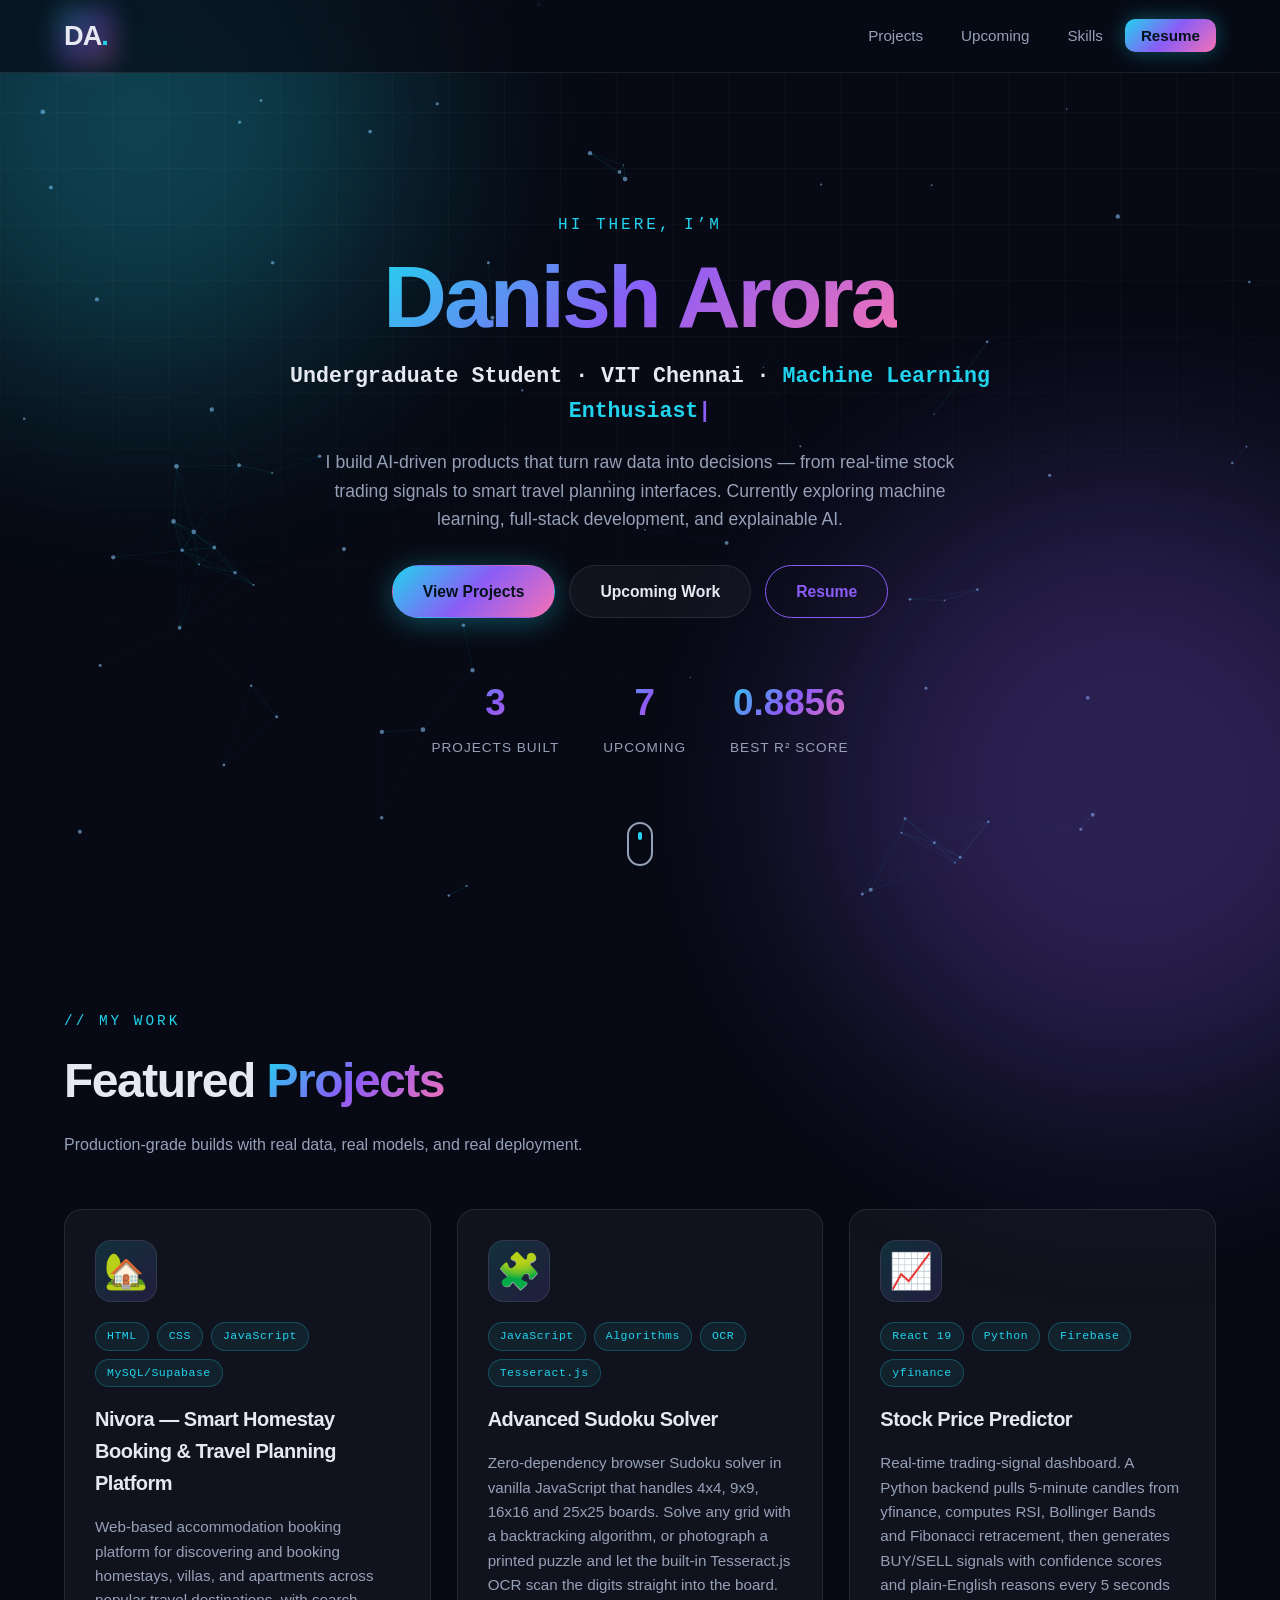
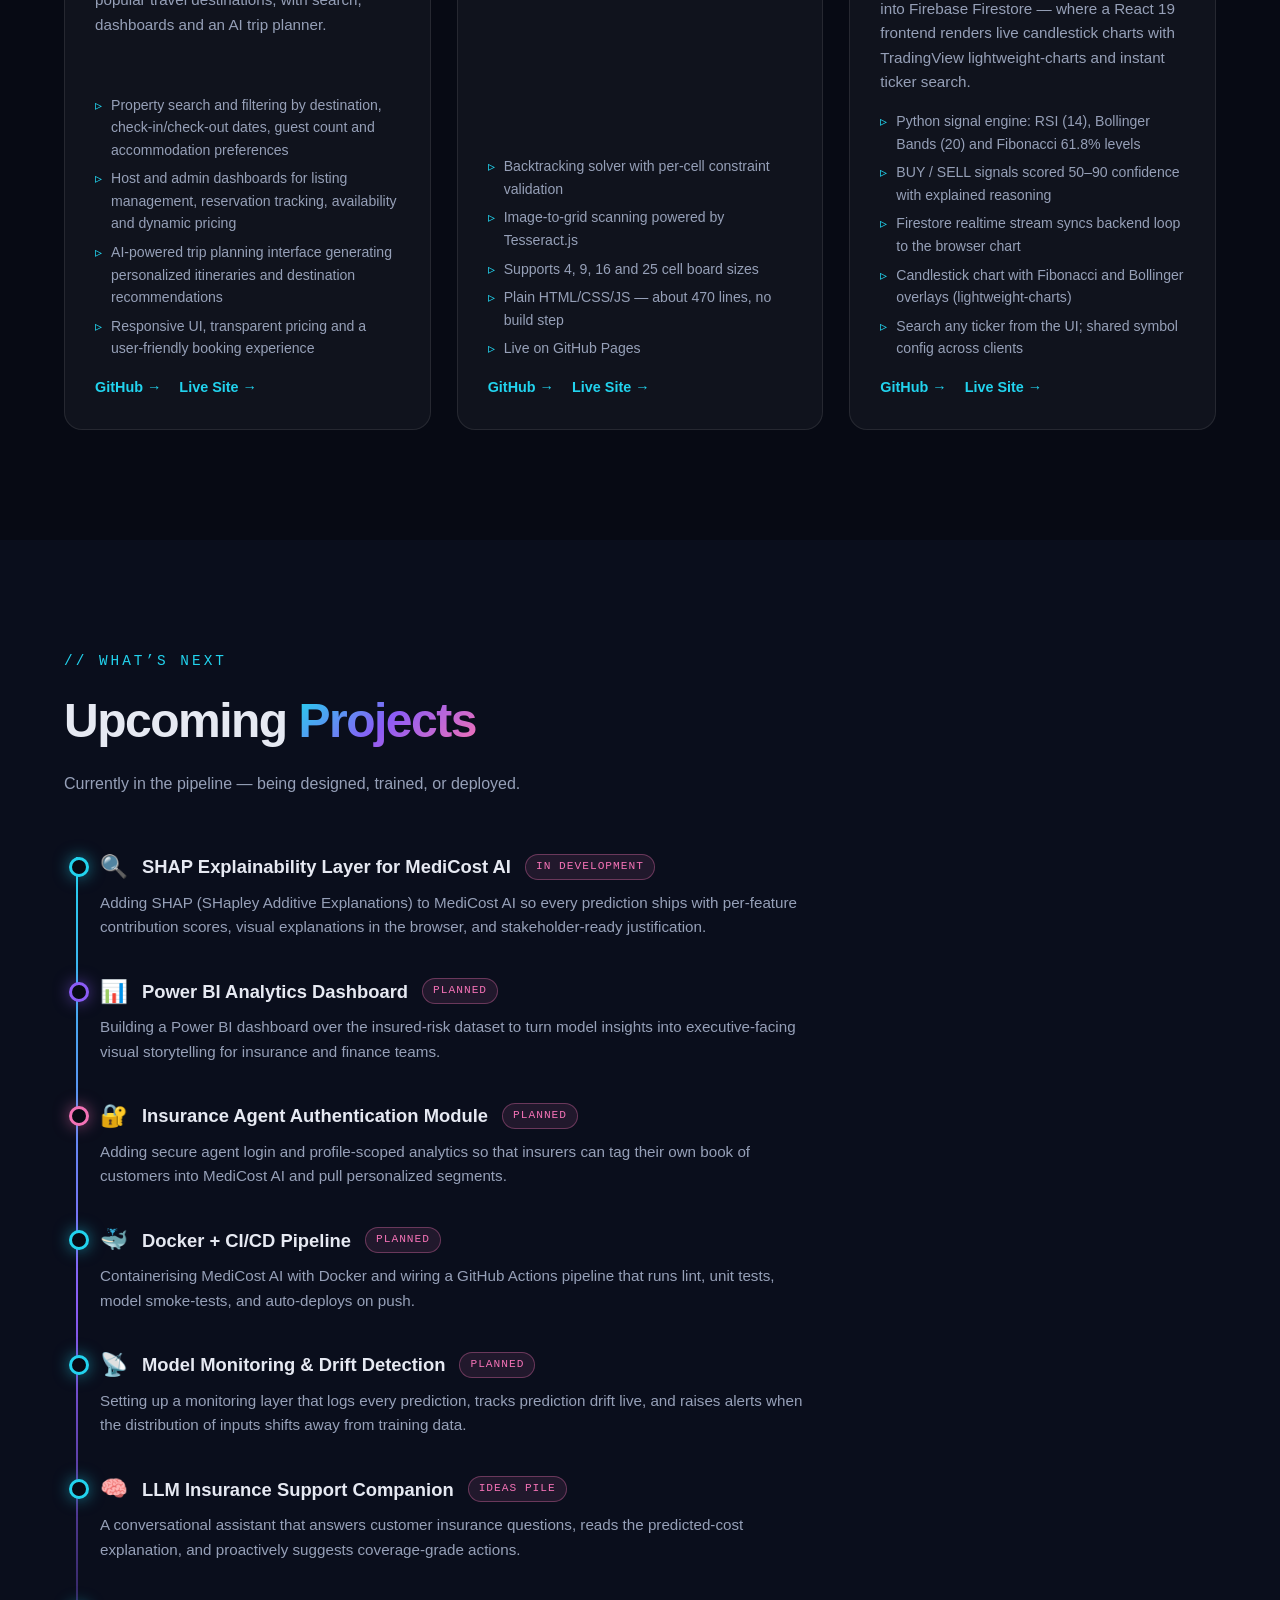
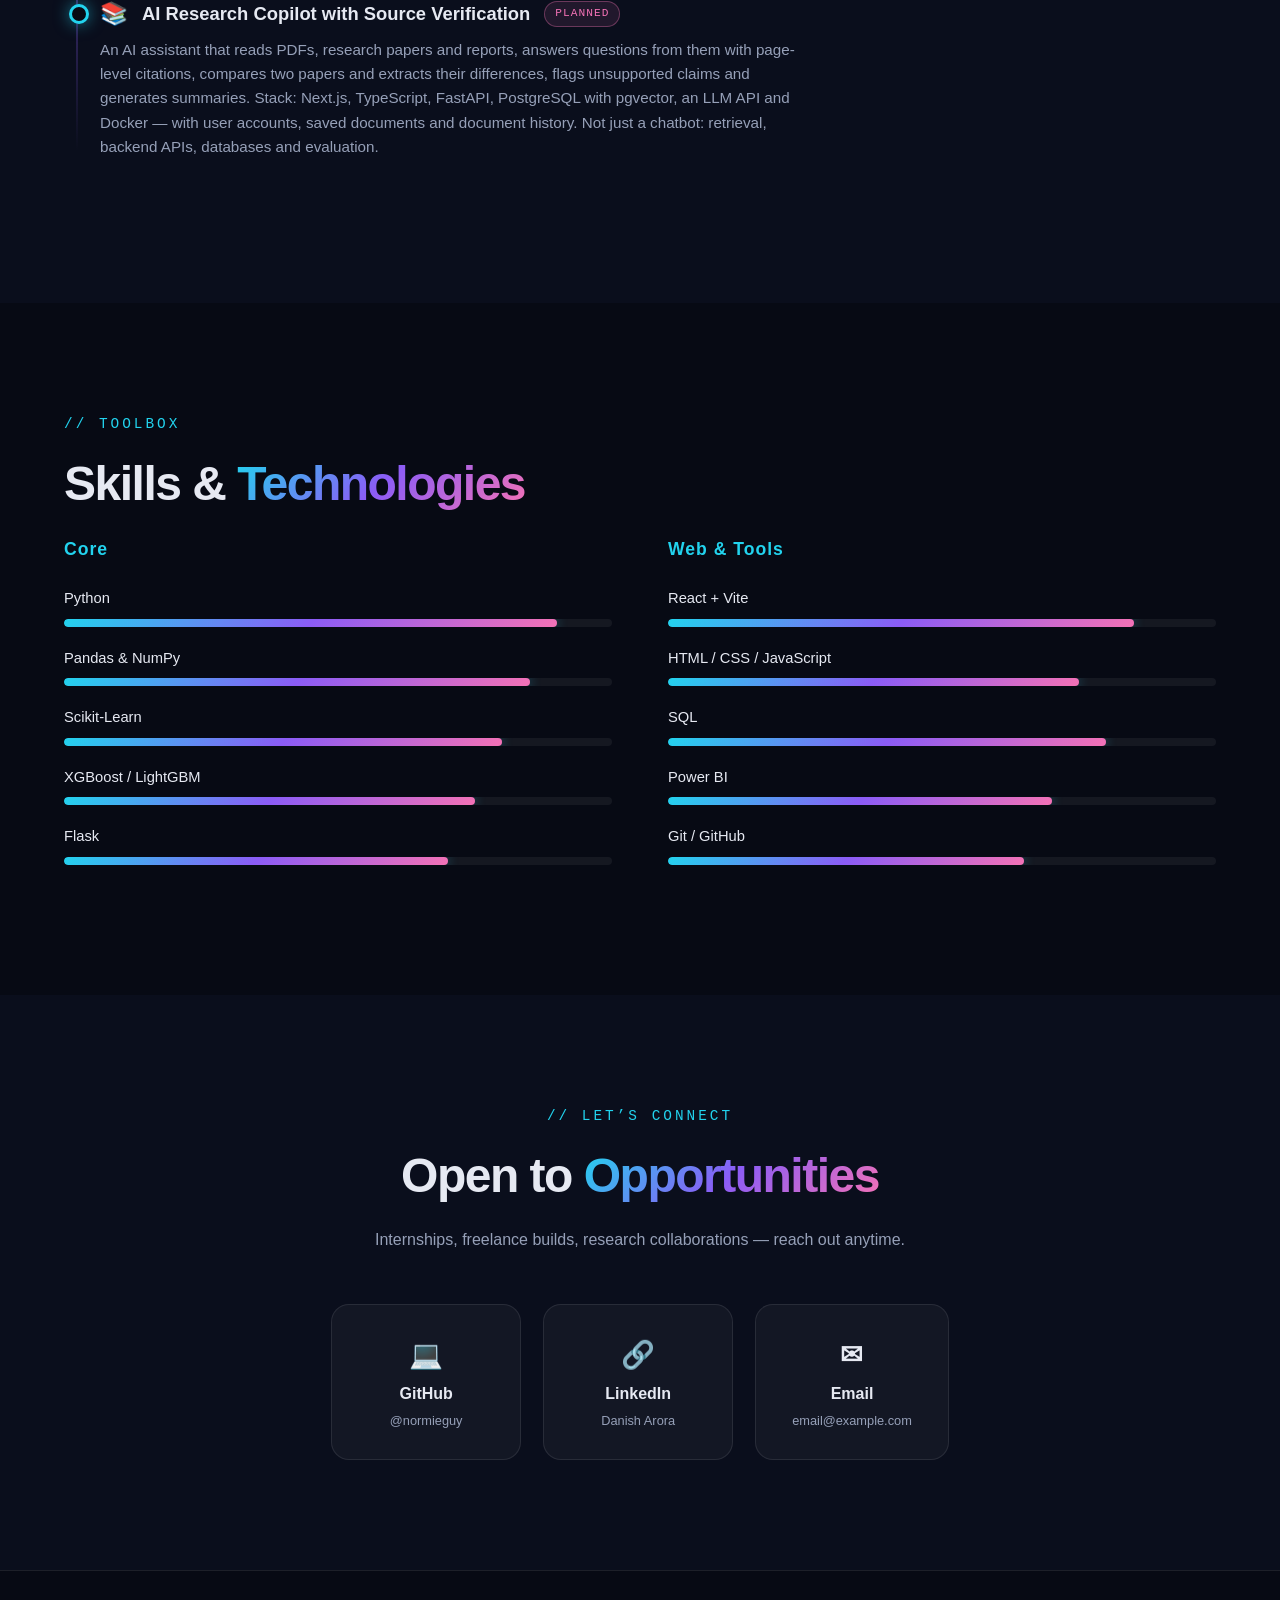
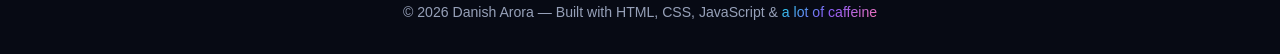
<file: index.html>
<!DOCTYPE html>
<html lang="en">
<head>
<meta charset="UTF-8" />
<meta name="viewport" content="width=device-width, initial-scale=1.0" />
<title>Danish Arora — Undergraduate Student &amp; Developer</title>
<meta name="description" content="Portfolio of Danish Arora, undergraduate student at VIT Chennai — building AI, machine learning and full-stack projects. Explore completed work and upcoming projects." />
<link rel="stylesheet" href="style.css" />
</head>
<body>

<canvas id="particle-canvas"></canvas>
<div class="orb orb-1"></div>
<div class="orb orb-2"></div>
<div class="grid-overlay"></div>

<header class="nav-wrap" id="nav">
  <nav class="nav container">
    <a href="#top" class="logo">DA<span class="logo-dot">.</span></a>
    <ul class="nav-links" id="navLinks">
      <li><a href="#projects">Projects</a></li>
      <li><a href="#upcoming">Upcoming</a></li>
      <li><a href="#skills">Skills</a></li>
      <li><a href="resume.html" class="nav-cta">Resume</a></li>
    </ul>
    <button class="hamburger" id="hamburger" aria-label="Toggle menu"><span></span><span></span><span></span></button>
  </nav>
</header>

<section class="hero" id="top">
  <div class="container hero-inner">
    <p class="hero-eyebrow reveal">Hi there, I&rsquo;m</p>
    <h1 class="hero-name reveal"><span class="gradient-text">Danish Arora</span></h1>
    <h2 class="hero-role reveal">
      <span class="role-static">Undergraduate Student · VIT Chennai · </span><span id="typed"></span><span class="cur">|</span>
    </h2>
    <p class="hero-tag reveal">I build AI-driven products that turn raw data into decisions — from real-time stock trading signals to smart travel planning interfaces. Currently exploring machine learning, full-stack development, and explainable AI.</p>
    <div class="hero-actions reveal">
      <a href="#projects" class="btn btn-primary">View Projects</a>
      <a href="#upcoming" class="btn btn-ghost">Upcoming Work</a>
      <a href="resume.html" class="btn btn-outline">Resume</a>
    </div>
    <div class="hero-stats reveal">
      <div class="stat"><span class="stat-num" data-count="3">0</span><span class="stat-label">Projects Built</span></div>
      <div class="stat"><span class="stat-num" data-count="7">0</span><span class="stat-label">Upcoming</span></div>
      <div class="stat"><span class="stat-num" data-count="0.8856" data-decimals="4">0</span><span class="stat-label">Best R² Score</span></div>
    </div>
  </div>
  <a href="#projects" class="scroll-cue" aria-label="Scroll to projects"><span></span></a>
</section>

<section class="section" id="projects">
  <div class="container">
    <span class="section-eyebrow reveal">// My Work</span>
    <h2 class="section-title reveal">Featured <span class="gradient-text">Projects</span></h2>
    <p class="section-sub reveal">Production-grade builds with real data, real models, and real deployment.</p>
    <div class="projects-grid" id="projectsGrid"><!-- injected by main.js --></div>
  </div>
</section>

<section class="section section-alt" id="upcoming">
  <div class="container">
    <span class="section-eyebrow reveal">// What&rsquo;s Next</span>
    <h2 class="section-title reveal">Upcoming <span class="gradient-text">Projects</span></h2>
    <p class="section-sub reveal">Currently in the pipeline — being designed, trained, or deployed.</p>
    <div class="timeline" id="upcomingList"><!-- injected by main.js --></div>
  </div>
</section>

<section class="section" id="skills">
  <div class="container">
    <span class="section-eyebrow reveal">// Toolbox</span>
    <h2 class="section-title reveal">Skills &amp; <span class="gradient-text">Technologies</span></h2>
    <div class="skills-wrap">
      <div class="skill-col">
        <h3>Core</h3>
        <div class="skill-bar" data-level="90"><span>Python</span><div class="bar"><i></i></div></div>
        <div class="skill-bar" data-level="85"><span>Pandas &amp; NumPy</span><div class="bar"><i></i></div></div>
        <div class="skill-bar" data-level="80"><span>Scikit-Learn</span><div class="bar"><i></i></div></div>
        <div class="skill-bar" data-level="75"><span>XGBoost / LightGBM</span><div class="bar"><i></i></div></div>
        <div class="skill-bar" data-level="70"><span>Flask</span><div class="bar"><i></i></div></div>
      </div>
      <div class="skill-col">
        <h3>Web &amp; Tools</h3>
        <div class="skill-bar" data-level="85"><span>React + Vite</span><div class="bar"><i></i></div></div>
        <div class="skill-bar" data-level="75"><span>HTML / CSS / JavaScript</span><div class="bar"><i></i></div></div>
        <div class="skill-bar" data-level="80"><span>SQL</span><div class="bar"><i></i></div></div>
        <div class="skill-bar" data-level="70"><span>Power BI</span><div class="bar"><i></i></div></div>
        <div class="skill-bar" data-level="65"><span>Git / GitHub</span><div class="bar"><i></i></div></div>
      </div>
    </div>
  </div>
</section>

<section class="section section-alt contact" id="contact">
  <div class="container contact-inner">
    <span class="section-eyebrow reveal">// Let&rsquo;s Connect</span>
    <h2 class="section-title reveal">Open to <span class="gradient-text">Opportunities</span></h2>
    <p class="section-sub reveal">Internships, freelance builds, research collaborations — reach out anytime.</p>
    <div class="contact-cards reveal">
      <a href="https://github.com/normieguy" target="_blank" rel="noopener" class="contact-card">
        <span class="cc-icon">💻</span><span>GitHub</span><small>@normieguy</small>
      </a>
      <a href="https://www.linkedin.com/" target="_blank" rel="noopener" class="contact-card">
        <span class="cc-icon">🔗</span><span>LinkedIn</span><small>Danish Arora</small>
      </a>
      <a href="mailto:you-email@example.com" class="contact-card">
        <span class="cc-icon">✉</span><span>Email</span><small>email@example.com</small>
      </a>
    </div>
  </div>
</section>

<footer class="footer">
  <p>&copy; <span id="year"></span> Danish Arora — Built with HTML, CSS, JavaScript &amp; <span class="grad">a lot of caffeine</span></p>
  <span class="visit-count" id="visitCount"></span>
</footer>

<script src="main.js"></script>
<script src="assets/counter.js"></script>
</body>
</html>
</file>
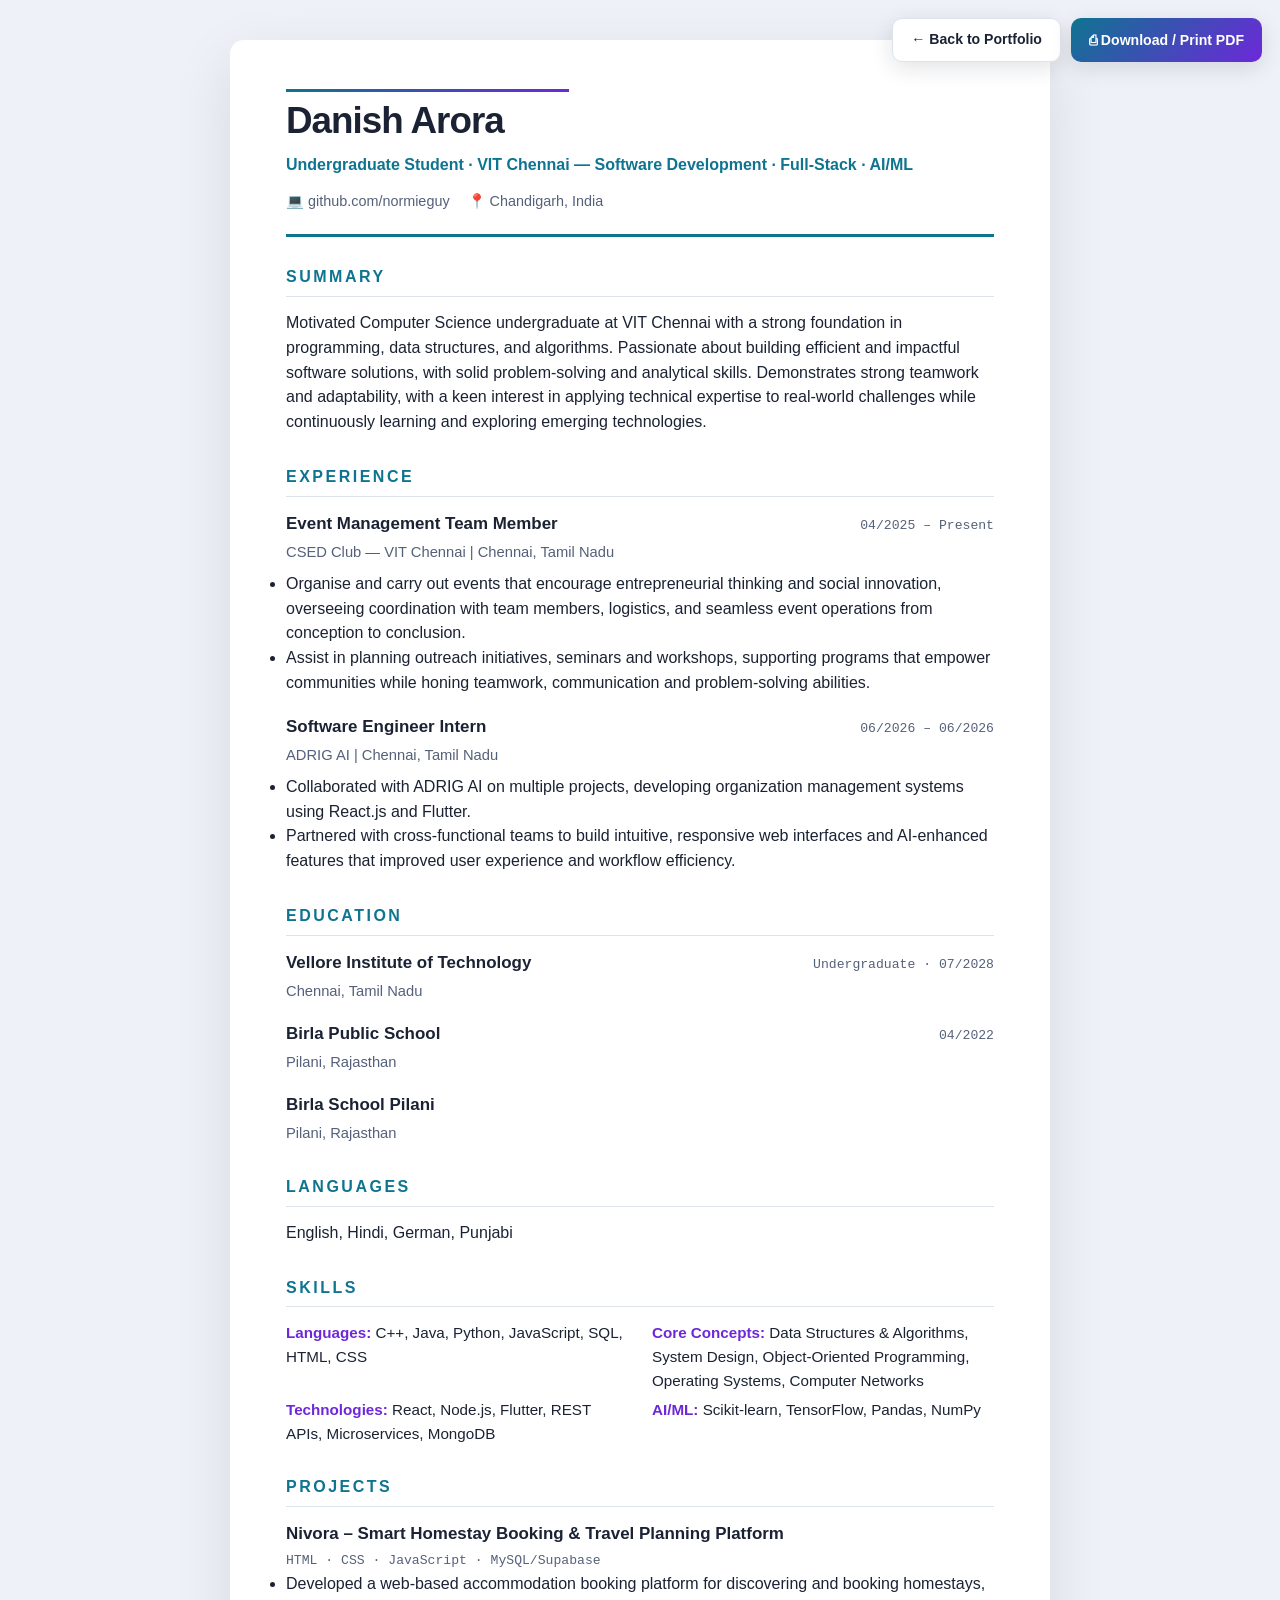
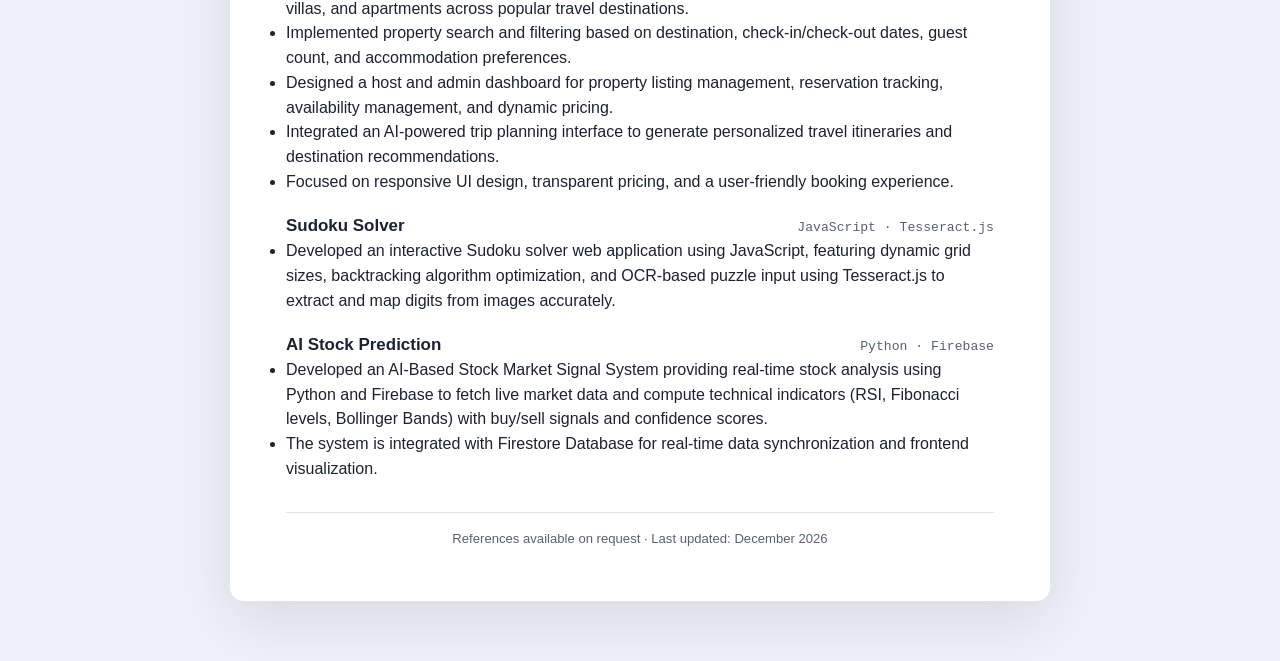
<file: resume-updated.html>
<!DOCTYPE html>
<html lang="en">
<head>
<meta charset="UTF-8" />
<meta name="viewport" content="width=device-width, initial-scale=1.0" />
<title>Danish Arora — Resume | VIT Chennai</title>
<meta name="description" content="Resume of Danish Arora — undergraduate student at VIT Chennai. Nivora homestay booking platform, Sudoku solver, real-time stock signal system, React, Python and JavaScript projects." />
<link rel="stylesheet" href="resume.css" />
</head>
<body>

<div class="page-actions no-print">
  <a href="index.html" class="pa-btn pa-ghost">← Back to Portfolio</a>
  <button class="pa-btn pa-primary" onclick="window.print()">⎙ Download / Print PDF</button>
</div>

<main class="resume-page">

  <header class="r-header">
    <h1>Danish Arora</h1>
    <p class="r-headline">Undergraduate Student · VIT Chennai — Software Development · Full-Stack · AI/ML</p>
    <div class="r-contact">
      <span>💻 github.com/normieguy</span>
      <span>📍 Chandigarh, India</span>
    </div>
  </header>

  <section class="r-section">
    <h2>Summary</h2>
    <p>Motivated Computer Science undergraduate at VIT Chennai with a strong foundation in programming, data structures, and algorithms. Passionate about building efficient and impactful software solutions, with solid problem-solving and analytical skills. Demonstrates strong teamwork and adaptability, with a keen interest in applying technical expertise to real-world challenges while continuously learning and exploring emerging technologies.</p>
  </section>

  <section class="r-section">
    <h2>Experience</h2>

    <article class="r-item">
      <div class="r-item-head">
        <h3>Event Management Team Member</h3>
        <span class="r-when">04/2025 – Present</span>
      </div>
      <p class="r-dim">CSED Club — VIT Chennai | Chennai, Tamil Nadu</p>
      <ul class="r-bullets">
        <li>Organise and carry out events that encourage entrepreneurial thinking and social innovation, overseeing coordination with team members, logistics, and seamless event operations from conception to conclusion.</li>
        <li>Assist in planning outreach initiatives, seminars and workshops, supporting programs that empower communities while honing teamwork, communication and problem-solving abilities.</li>
      </ul>
    </article>

    <article class="r-item">
      <div class="r-item-head">
        <h3>Software Engineer Intern</h3>
        <span class="r-when">06/2026 – 06/2026</span>
      </div>
      <p class="r-dim">ADRIG AI | Chennai, Tamil Nadu</p>
      <ul class="r-bullets">
        <li>Collaborated with ADRIG AI on multiple projects, developing organization management systems using React.js and Flutter.</li>
        <li>Partnered with cross-functional teams to build intuitive, responsive web interfaces and AI-enhanced features that improved user experience and workflow efficiency.</li>
      </ul>
    </article>
  </section>

  <section class="r-section">
    <h2>Education</h2>

    <article class="r-item">
      <div class="r-item-head">
        <h3>Vellore Institute of Technology</h3>
        <span class="r-when">Undergraduate · 07/2028</span>
      </div>
      <p class="r-dim">Chennai, Tamil Nadu</p>
    </article>

    <article class="r-item">
      <div class="r-item-head">
        <h3>Birla Public School</h3>
        <span class="r-when">04/2022</span>
      </div>
      <p class="r-dim">Pilani, Rajasthan</p>
    </article>

    <article class="r-item">
      <div class="r-item-head">
        <h3>Birla School Pilani</h3>
        <span class="r-when">&nbsp;</span>
      </div>
      <p class="r-dim">Pilani, Rajasthan</p>
    </article>
  </section>

  <section class="r-section">
    <h2>Languages</h2>
    <p>English, Hindi, German, Punjabi</p>
  </section>

  <section class="r-section">
    <h2>Skills</h2>
    <div class="r-skills">
      <div><strong>Languages:</strong> C++, Java, Python, JavaScript, SQL, HTML, CSS</div>
      <div><strong>Core Concepts:</strong> Data Structures &amp; Algorithms, System Design, Object-Oriented Programming, Operating Systems, Computer Networks</div>
      <div><strong>Technologies:</strong> React, Node.js, Flutter, REST APIs, Microservices, MongoDB</div>
      <div><strong>AI/ML:</strong> Scikit-learn, TensorFlow, Pandas, NumPy</div>
    </div>
  </section>

  <section class="r-section" id="project-1">
    <h2>Projects</h2>

    <article class="r-item">
      <div class="r-item-head">
        <h3>Nivora – Smart Homestay Booking &amp; Travel Planning Platform</h3>
        <span class="r-when">HTML · CSS · JavaScript · MySQL/Supabase</span>
      </div>
      <ul class="r-bullets">
        <li>Developed a web-based accommodation booking platform for discovering and booking homestays, villas, and apartments across popular travel destinations.</li>
        <li>Implemented property search and filtering based on destination, check-in/check-out dates, guest count, and accommodation preferences.</li>
        <li>Designed a host and admin dashboard for property listing management, reservation tracking, availability management, and dynamic pricing.</li>
        <li>Integrated an AI-powered trip planning interface to generate personalized travel itineraries and destination recommendations.</li>
        <li>Focused on responsive UI design, transparent pricing, and a user-friendly booking experience.</li>
      </ul>
    </article>

    <article class="r-item">
      <div class="r-item-head">
        <h3>Sudoku Solver</h3>
        <span class="r-when">JavaScript · Tesseract.js</span>
      </div>
      <ul class="r-bullets">
        <li>Developed an interactive Sudoku solver web application using JavaScript, featuring dynamic grid sizes, backtracking algorithm optimization, and OCR-based puzzle input using Tesseract.js to extract and map digits from images accurately.</li>
      </ul>
    </article>

    <article class="r-item">
      <div class="r-item-head">
        <h3>AI Stock Prediction</h3>
        <span class="r-when">Python · Firebase</span>
      </div>
      <ul class="r-bullets">
        <li>Developed an AI-Based Stock Market Signal System providing real-time stock analysis using Python and Firebase to fetch live market data and compute technical indicators (RSI, Fibonacci levels, Bollinger Bands) with buy/sell signals and confidence scores.</li>
        <li>The system is integrated with Firestore Database for real-time data synchronization and frontend visualization.</li>
      </ul>
    </article>
  </section>

  <footer class="r-footer">
    <p>References available on request · Last updated: <span id="rYear"></span></p>
    <span class="visit-count" id="visitCount"></span>
  </footer>

</main>

<script src="assets/counter.js"></script>
<script>
  document.getElementById('rYear').textContent = new Date().toLocaleDateString('en-IN', { month: 'long', year: 'numeric' });
</script>
</body>
</html>
</file>
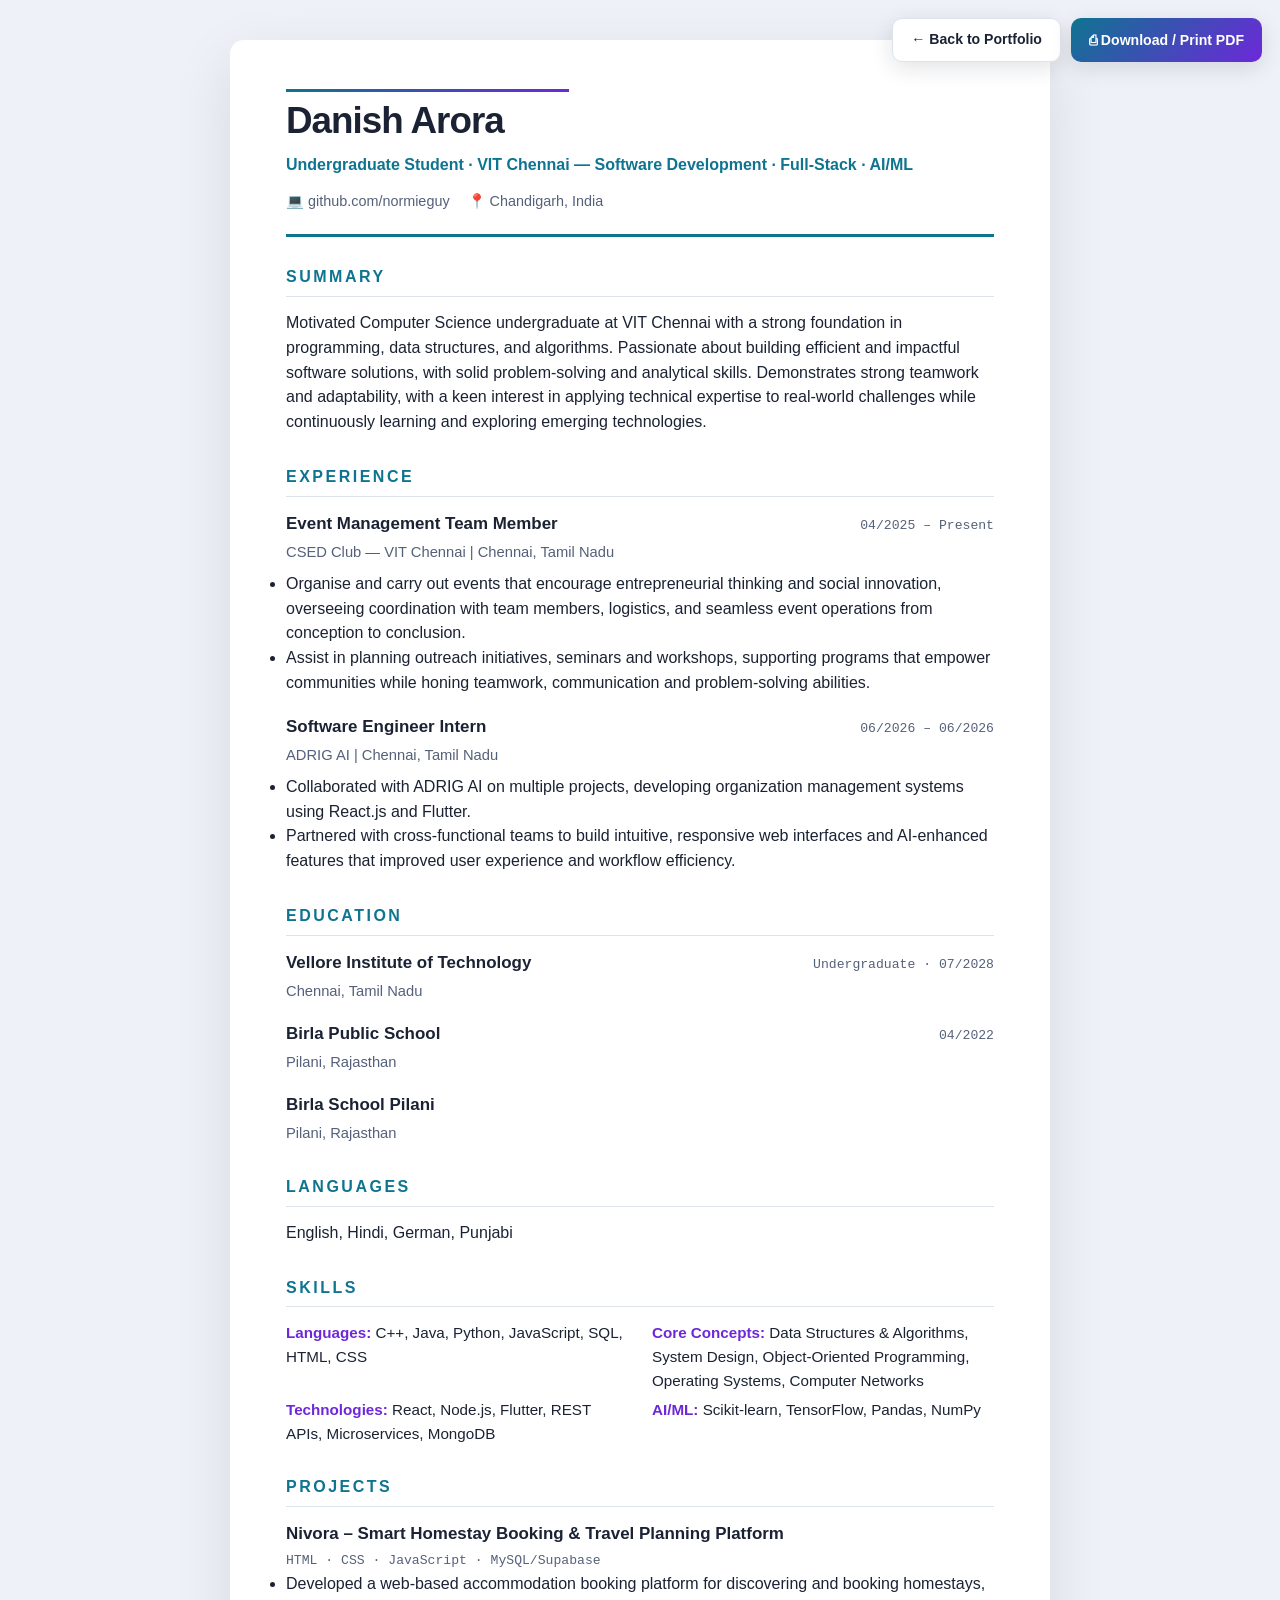
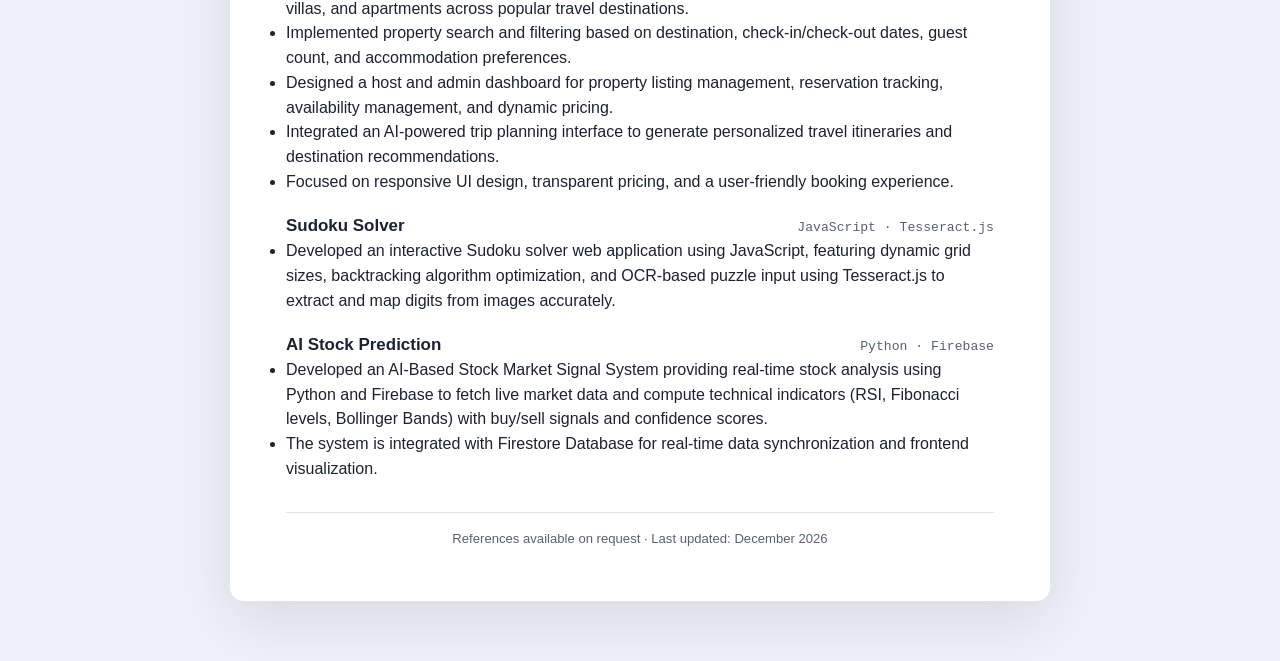
<file: resume.html>
<!DOCTYPE html>
<html lang="en">
<head>
<meta charset="UTF-8" />
<meta name="viewport" content="width=device-width, initial-scale=1.0" />
<title>Danish Arora — Resume | VIT Chennai</title>
<meta name="description" content="Resume of Danish Arora — undergraduate student at VIT Chennai. Nivora homestay booking platform, Sudoku solver, real-time stock signal system, React, Python and JavaScript projects." />
<link rel="stylesheet" href="resume.css" />
</head>
<body>

<div class="page-actions no-print">
  <a href="index.html" class="pa-btn pa-ghost">← Back to Portfolio</a>
  <button class="pa-btn pa-primary" onclick="window.print()">⎙ Download / Print PDF</button>
</div>

<main class="resume-page">

  <header class="r-header">
    <h1>Danish Arora</h1>
    <p class="r-headline">Undergraduate Student · VIT Chennai — Software Development · Full-Stack · AI/ML</p>
    <div class="r-contact">
      <span>💻 github.com/normieguy</span>
      <span>📍 Chandigarh, India</span>
    </div>
  </header>

  <section class="r-section">
    <h2>Summary</h2>
    <p>Motivated Computer Science undergraduate at VIT Chennai with a strong foundation in programming, data structures, and algorithms. Passionate about building efficient and impactful software solutions, with solid problem-solving and analytical skills. Demonstrates strong teamwork and adaptability, with a keen interest in applying technical expertise to real-world challenges while continuously learning and exploring emerging technologies.</p>
  </section>

  <section class="r-section">
    <h2>Experience</h2>

    <article class="r-item">
      <div class="r-item-head">
        <h3>Event Management Team Member</h3>
        <span class="r-when">04/2025 – Present</span>
      </div>
      <p class="r-dim">CSED Club — VIT Chennai | Chennai, Tamil Nadu</p>
      <ul class="r-bullets">
        <li>Organise and carry out events that encourage entrepreneurial thinking and social innovation, overseeing coordination with team members, logistics, and seamless event operations from conception to conclusion.</li>
        <li>Assist in planning outreach initiatives, seminars and workshops, supporting programs that empower communities while honing teamwork, communication and problem-solving abilities.</li>
      </ul>
    </article>

    <article class="r-item">
      <div class="r-item-head">
        <h3>Software Engineer Intern</h3>
        <span class="r-when">06/2026 – 06/2026</span>
      </div>
      <p class="r-dim">ADRIG AI | Chennai, Tamil Nadu</p>
      <ul class="r-bullets">
        <li>Collaborated with ADRIG AI on multiple projects, developing organization management systems using React.js and Flutter. </li>
          <li>Partnered with cross-functional teams to build intuitive, responsive web interfaces and AI-enhanced features that improved user experience and workflow efficiency.</li>
      </ul>
    </article>
  </section>

  <section class="r-section">
    <h2>Education</h2>

    <article class="r-item">
      <div class="r-item-head">
        <h3>Vellore Institute of Technology</h3>
        <span class="r-when">Undergraduate · 07/2028</span>
      </div>
      <p class="r-dim">Chennai, Tamil Nadu</p>
    </article>

    <article class="r-item">
      <div class="r-item-head">
        <h3>Birla Public School</h3>
        <span class="r-when">04/2022</span>
      </div>
      <p class="r-dim">Pilani, Rajasthan</p>
    </article>

    <article class="r-item">
      <div class="r-item-head">
        <h3>Birla School Pilani</h3>
        <span class="r-when">&nbsp;</span>
      </div>
      <p class="r-dim">Pilani, Rajasthan</p>
    </article>
  </section>

  <section class="r-section">
    <h2>Languages</h2>
    <p>English, Hindi, German, Punjabi</p>
  </section>

  <section class="r-section">
    <h2>Skills</h2>
    <div class="r-skills">
      <div><strong>Languages:</strong> C++, Java, Python, JavaScript, SQL, HTML, CSS</div>
      <div><strong>Core Concepts:</strong> Data Structures &amp; Algorithms, System Design, Object-Oriented Programming, Operating Systems, Computer Networks</div>
      <div><strong>Technologies:</strong> React, Node.js, Flutter, REST APIs, Microservices, MongoDB</div>
      <div><strong>AI/ML:</strong> Scikit-learn, TensorFlow, Pandas, NumPy</div>
    </div>
  </section>

  <section class="r-section" id="project-1">
    <h2>Projects</h2>

    <article class="r-item">
      <div class="r-item-head">
        <h3>Nivora – Smart Homestay Booking &amp; Travel Planning Platform</h3>
        <span class="r-when">HTML · CSS · JavaScript · MySQL/Supabase</span>
      </div>
      <ul class="r-bullets">
        <li>Developed a web-based accommodation booking platform for discovering and booking homestays, villas, and apartments across popular travel destinations.</li>
        <li>Implemented property search and filtering based on destination, check-in/check-out dates, guest count, and accommodation preferences.</li>
        <li>Designed a host and admin dashboard for property listing management, reservation tracking, availability management, and dynamic pricing.</li>
        <li>Integrated an AI-powered trip planning interface to generate personalized travel itineraries and destination recommendations.</li>
        <li>Focused on responsive UI design, transparent pricing, and a user-friendly booking experience.</li>
      </ul>
    </article>

    <article class="r-item">
      <div class="r-item-head">
        <h3>Sudoku Solver</h3>
        <span class="r-when">JavaScript · Tesseract.js</span>
      </div>
      <ul class="r-bullets">
        <li>Developed an interactive Sudoku solver web application using JavaScript, featuring dynamic grid sizes, backtracking algorithm optimization, and OCR-based puzzle input using Tesseract.js to extract and map digits from images accurately.</li>
      </ul>
    </article>

    <article class="r-item">
      <div class="r-item-head">
        <h3>AI Stock Prediction</h3>
        <span class="r-when">Python · Firebase</span>
      </div>
      <ul class="r-bullets">
        <li>Developed an AI-Based Stock Market Signal System providing real-time stock analysis using Python and Firebase to fetch live market data and compute technical indicators (RSI, Fibonacci levels, Bollinger Bands) with buy/sell signals and confidence scores.</li>
        <li>The system is integrated with Firestore Database for real-time data synchronization and frontend visualization.</li>
      </ul>
    </article>
  </section>

  <footer class="r-footer">
    <p>References available on request · Last updated: <span id="rYear"></span></p>
    <span class="visit-count" id="visitCount"></span>
  </footer>

</main>

<script src="assets/counter.js"></script>
<script>
  document.getElementById('rYear').textContent = new Date().toLocaleDateString('en-IN', { month: 'long', year: 'numeric' });
</script>
</body>
</html>
</file>
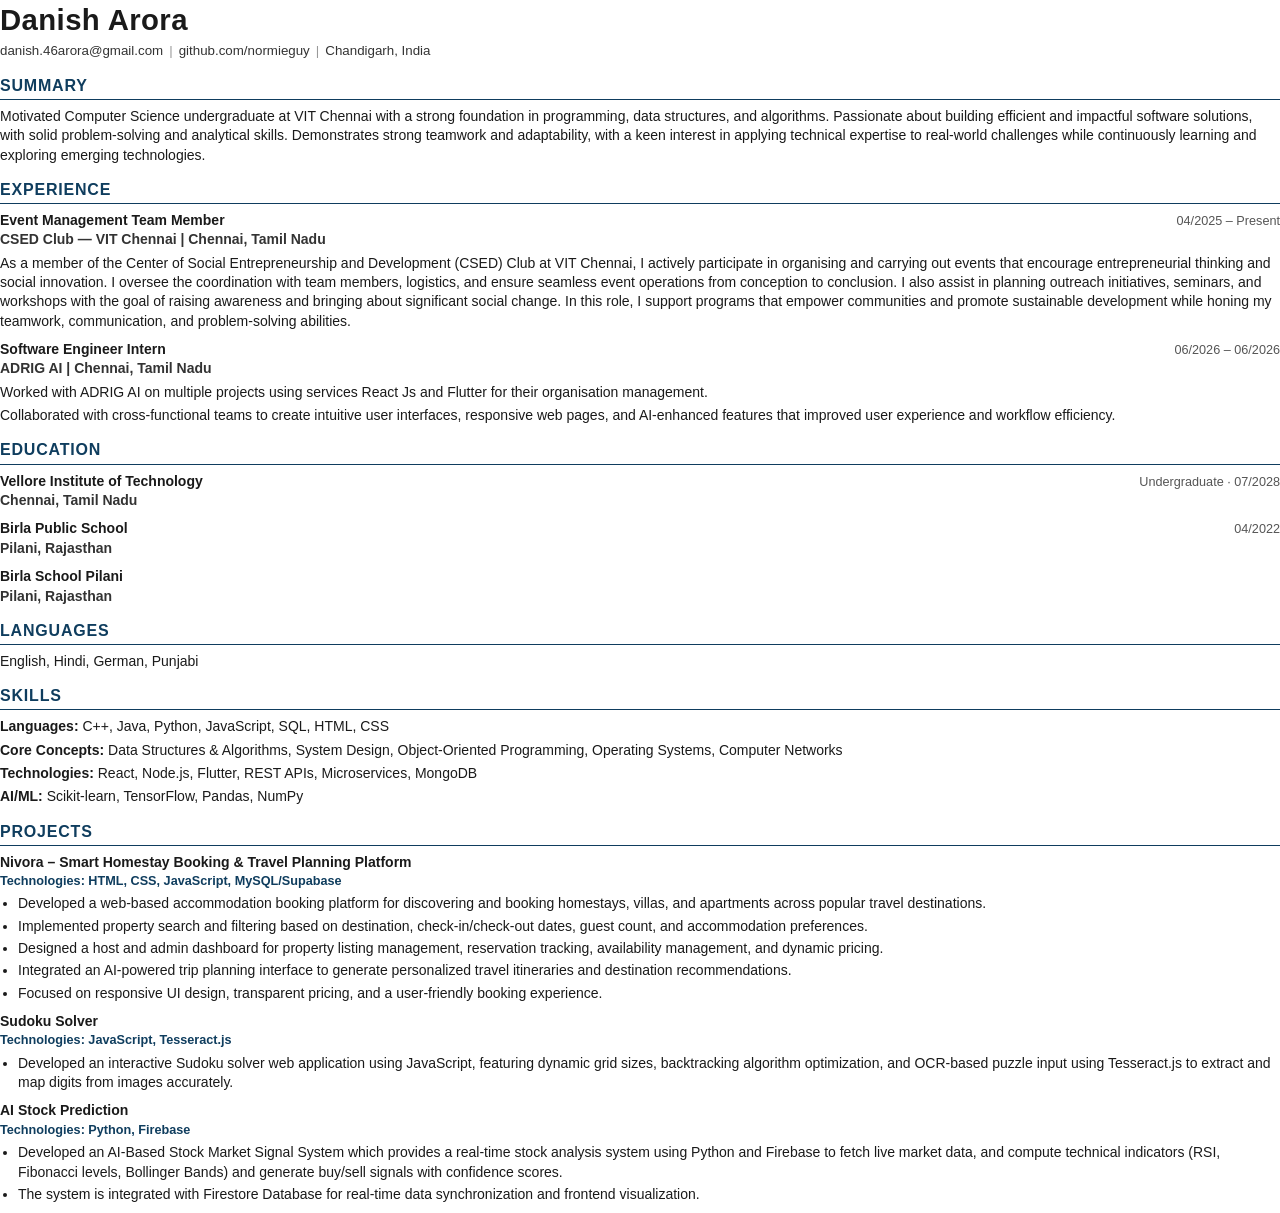
<file: docs/resume-updated.html>
<!DOCTYPE html>
<html lang="en">
<head>
<meta charset="UTF-8" />
<title>Danish Arora — Resume</title>
<style>
  @page { size: A4; margin: 14mm 16mm; }
  * { box-sizing: border-box; }
  body { font-family: Calibri, "Segoe UI", Arial, sans-serif; color: #1a1a1a; font-size: 10.5pt; line-height: 1.38; margin: 0; }
  h1 { font-size: 22pt; margin: 0 0 2px; letter-spacing: .4px; }
  .contact { font-size: 10pt; color: #333; margin-bottom: 6px; }
  .contact span { white-space: nowrap; }
  .sep { color: #999; padding: 0 6px; }
  h2 { font-size: 12pt; text-transform: uppercase; letter-spacing: .8px; color: #0f3d5e; border-bottom: 1.5px solid #0f3d5e; padding-bottom: 2px; margin: 14px 0 7px; }
  p { margin: 4px 0; }
  .row { display: flex; justify-content: space-between; gap: 12px; align-items: baseline; }
  .role { font-weight: 700; }
  .when { color: #555; font-size: 9.5pt; white-space: nowrap; }
  .org { color: #333; font-weight: 600; }
  ul { margin: 4px 0 8px; padding-left: 18px; }
  li { margin-bottom: 3px; }
  .tech { color: #0f3d5e; font-size: 9.5pt; font-weight: 600; margin-top: 1px; }
  .item { margin-bottom: 9px; }
  .stack-line { margin-top: 8px; }
  strong { font-weight: 700; }
</style>
</head>
<body>

<header>
  <h1>Danish Arora</h1>
  <div class="contact">
    <span>danish.46arora@gmail.com</span><span class="sep">|</span><span>github.com/normieguy</span><span class="sep">|</span><span>Chandigarh, India</span>
  </div>
</header>

<h2>Summary</h2>
<p>Motivated Computer Science undergraduate at VIT Chennai with a strong foundation in programming, data structures, and algorithms. Passionate about building efficient and impactful software solutions, with solid problem-solving and analytical skills. Demonstrates strong teamwork and adaptability, with a keen interest in applying technical expertise to real-world challenges while continuously learning and exploring emerging technologies.</p>

<h2>Experience</h2>

<div class="item">
  <div class="row"><span class="role">Event Management Team Member</span><span class="when">04/2025 – Present</span></div>
  <div class="org">CSED Club — VIT Chennai | Chennai, Tamil Nadu</div>
  <p>As a member of the Center of Social Entrepreneurship and Development (CSED) Club at VIT Chennai, I actively participate in organising and carrying out events that encourage entrepreneurial thinking and social innovation. I oversee the coordination with team members, logistics, and ensure seamless event operations from conception to conclusion. I also assist in planning outreach initiatives, seminars, and workshops with the goal of raising awareness and bringing about significant social change. In this role, I support programs that empower communities and promote sustainable development while honing my teamwork, communication, and problem-solving abilities.</p>
</div>

<div class="item">
  <div class="row"><span class="role">Software Engineer Intern</span><span class="when">06/2026 – 06/2026</span></div>
  <div class="org">ADRIG AI | Chennai, Tamil Nadu</div>
  <p>Worked with ADRIG AI on multiple projects using services React Js and Flutter for their organisation management.</p>
  <p>Collaborated with cross-functional teams to create intuitive user interfaces, responsive web pages, and AI-enhanced features that improved user experience and workflow efficiency.</p>
</div>

<h2>Education</h2>

<div class="item">
  <div class="row"><span class="role">Vellore Institute of Technology</span><span class="when">Undergraduate · 07/2028</span></div>
  <div class="org">Chennai, Tamil Nadu</div>
</div>

<div class="item">
  <div class="row"><span class="role">Birla Public School</span><span class="when">04/2022</span></div>
  <div class="org">Pilani, Rajasthan</div>
</div>

<div class="item">
  <div class="row"><span class="role">Birla School Pilani</span><span class="when">&nbsp;</span></div>
  <div class="org">Pilani, Rajasthan</div>
</div>

<h2>Languages</h2>
<p>English, Hindi, German, Punjabi</p>

<h2>Skills</h2>
<p><strong>Languages:</strong> C++, Java, Python, JavaScript, SQL, HTML, CSS</p>
<p><strong>Core Concepts:</strong> Data Structures &amp; Algorithms, System Design, Object-Oriented Programming, Operating Systems, Computer Networks</p>
<p><strong>Technologies:</strong> React, Node.js, Flutter, REST APIs, Microservices, MongoDB</p>
<p><strong>AI/ML:</strong> Scikit-learn, TensorFlow, Pandas, NumPy</p>

<h2>Projects</h2>

<div class="item">
  <div class="row"><span class="role">Nivora – Smart Homestay Booking &amp; Travel Planning Platform</span></div>
  <div class="tech">Technologies: HTML, CSS, JavaScript, MySQL/Supabase</div>
  <ul>
    <li>Developed a web-based accommodation booking platform for discovering and booking homestays, villas, and apartments across popular travel destinations.</li>
    <li>Implemented property search and filtering based on destination, check-in/check-out dates, guest count, and accommodation preferences.</li>
    <li>Designed a host and admin dashboard for property listing management, reservation tracking, availability management, and dynamic pricing.</li>
    <li>Integrated an AI-powered trip planning interface to generate personalized travel itineraries and destination recommendations.</li>
    <li>Focused on responsive UI design, transparent pricing, and a user-friendly booking experience.</li>
  </ul>
</div>

<div class="item">
  <div class="row"><span class="role">Sudoku Solver</span></div>
  <div class="tech">Technologies: JavaScript, Tesseract.js</div>
  <ul>
    <li>Developed an interactive Sudoku solver web application using JavaScript, featuring dynamic grid sizes, backtracking algorithm optimization, and OCR-based puzzle input using Tesseract.js to extract and map digits from images accurately.</li>
  </ul>
</div>

<div class="item">
  <div class="row"><span class="role">AI Stock Prediction</span></div>
  <div class="tech">Technologies: Python, Firebase</div>
  <ul>
    <li>Developed an AI-Based Stock Market Signal System which provides a real-time stock analysis system using Python and Firebase to fetch live market data, and compute technical indicators (RSI, Fibonacci levels, Bollinger Bands) and generate buy/sell signals with confidence scores.</li>
    <li>The system is integrated with Firestore Database for real-time data synchronization and frontend visualization.</li>
  </ul>
</div>

</body>
</html>
</file>
<file: style.css>
/* ============================================================
   MEDICOST … no — PORTFOLIO THEME — "Dark Premium Cyber"
   Danish Arora · VIT Chennai
   ============================================================ */
:root {
  --bg: #070a14;
  --bg-alt: #0a0e1c;
  --surface: rgba(255, 255, 255, 0.04);
  --surface-hover: rgba(255, 255, 255, 0.08);
  --border: rgba(255, 255, 255, 0.09);
  --text: #e6e9f2;
  --text-dim: #96a0b8;
  --cyan: #22d3ee;
  --violet: #8b5cf6;
  --pink: #f472b6;
  --grad: linear-gradient(135deg, var(--cyan), var(--violet), var(--pink));
  --radius: 18px;
  --nav-h: 72px;
}

* { margin: 0; padding: 0; box-sizing: border-box; }
html { scroll-behavior: smooth; }
body {
  background: var(--bg);
  color: var(--text);
  font-family: 'Inter', -apple-system, BlinkMacSystemFont, 'Segoe UI', Roboto, sans-serif;
  overflow-x: hidden;
  line-height: 1.6;
}
.container { max-width: 1200px; margin: 0 auto; padding: 0 24px; }
a { color: inherit; text-decoration: none; }
img { max-width: 100%; }

/* ---------------- BACKGROUND FX ---------------- */
#particle-canvas {
  position: fixed; inset: 0; z-index: -3; pointer-events: none;
}
.grid-overlay {
  position: fixed; inset: 0; z-index: -2; pointer-events: none;
  background-image:
    linear-gradient(rgba(255,255,255,0.025) 1px, transparent 1px),
    linear-gradient(90deg, rgba(255,255,255,0.025) 1px, transparent 1px);
  background-size: 56px 56px;
  mask-image: radial-gradient(ellipse 120% 90% at 50% 0%, #000 40%, transparent 100%);
}
.orb {
  position: fixed; border-radius: 50%; filter: blur(110px);
  opacity: .28; z-index: -2; pointer-events: none;
  animation: orbFloat 14s ease-in-out infinite alternate;
}
.orb-1 { width: 520px; height: 520px; background: var(--cyan); top: -140px; left: -120px; }
.orb-2 { width: 620px; height: 620px; background: var(--violet); bottom: -200px; right: -160px; animation-delay: -7s; }
@keyframes orbFloat {
  from { transform: translate(0,0) scale(1); }
  to   { transform: translate(60px, 40px) scale(1.15); }
}

/* ---------------- NAV ---------------- */
.nav-wrap {
  position: fixed; top: 0; left: 0; right: 0; z-index: 100;
  backdrop-filter: blur(14px); -webkit-backdrop-filter: blur(14px);
  background: rgba(7, 10, 20, 0.7);
  border-bottom: 1px solid var(--border);
  transition: padding .3s ease;
}
.nav { display: flex; align-items: center; justify-content: space-between; height: var(--nav-h); }
.logo {
  font-size: 1.7rem; font-weight: 800; letter-spacing: -1px;
  position: relative; z-index: 1;
}
.logo::after {
  content: ''; position: absolute; inset: -6px; z-index: -1;
  background: var(--grad); border-radius: 8px; filter: blur(12px); opacity: .35;
}
.logo-dot { color: var(--cyan); }
.nav-links { display: flex; gap: 6px; list-style: none; }
.nav-links a {
  padding: 8px 16px; border-radius: 10px; font-size: .95rem; font-weight: 500;
  color: var(--text-dim); transition: all .25s ease; position: relative;
}
.nav-links a:hover { color: var(--text); background: var(--surface-hover); }
.nav-links .nav-cta {
  color: #04121a; background: var(--grad); font-weight: 700;
  box-shadow: 0 0 22px rgba(34,211,238,.35);
}
.nav-links .nav-cta:hover { transform: translateY(-2px); box-shadow: 0 0 34px rgba(139,92,246,.5); }
.hamburger { display: none; background: none; border: none; cursor: pointer; flex-direction: column; gap: 5px; }
.hamburger span { display: block; width: 24px; height: 2px; background: var(--text); border-radius: 2px; transition: .3s; }

/* ---------------- HERO ---------------- */
.hero {
  min-height: 100vh; display: flex; align-items: center; justify-content: center;
  position: relative; text-align: center; padding-top: var(--nav-h);
}
.hero-inner { max-width: 900px; }
.hero-eyebrow {
  color: var(--cyan); font-family: 'JetBrains Mono', Consolas, monospace;
  font-size: 1rem; letter-spacing: 3px; text-transform: uppercase; margin-bottom: 12px;
}
.hero-name { font-size: clamp(3rem, 8vw, 5.5rem); font-weight: 900; letter-spacing: -3px; line-height: 1.05; margin-bottom: 16px; }
.gradient-text {
  background: var(--grad); -webkit-background-clip: text; background-clip: text;
  -webkit-text-fill-color: transparent; color: transparent;
}
.hero-role {
  font-family: 'JetBrains Mono', Consolas, monospace;
  font-size: clamp(1rem, 2.4vw, 1.35rem); color: var(--text-dim);
  margin-bottom: 20px; min-height: 2em;
}
.role-static { color: var(--text); }
#typed { color: var(--cyan); }
.cur { animation: blink 1s steps(1) infinite; color: var(--violet); }
@keyframes blink { 0%, 49% { opacity: 1; } 50%, 100% { opacity: 0; } }
.hero-tag { color: var(--text-dim); font-size: 1.1rem; max-width: 640px; margin: 0 auto 32px; }
.hero-actions { display: flex; gap: 14px; justify-content: center; flex-wrap: wrap; margin-bottom: 56px; }
.btn {
  padding: 13px 30px; border-radius: 999px; font-weight: 600; font-size: .98rem;
  transition: all .28s cubic-bezier(.34,1.56,.64,1); border: 1px solid transparent; cursor: pointer;
  display: inline-flex; align-items: center; gap: 8px;
}
.btn-primary { background: var(--grad); color: #04121a; box-shadow: 0 4px 28px rgba(34,211,238,.35); }
.btn-primary:hover { transform: translateY(-3px) scale(1.03); box-shadow: 0 8px 40px rgba(139,92,246,.55); }
.btn-ghost { background: var(--surface); border-color: var(--border); color: var(--text); }
.btn-ghost:hover { background: var(--surface-hover); transform: translateY(-3px); border-color: var(--cyan); }
.btn-outline { background: transparent; border-color: var(--violet); color: var(--violet); }
.btn-outline:hover { background: rgba(139,92,246,.12); transform: translateY(-3px); }

.hero-stats { display: flex; gap: 44px; justify-content: center; flex-wrap: wrap; }
.stat { display: flex; flex-direction: column; gap: 4px; }
.stat-num { font-size: 2.3rem; font-weight: 800; background: var(--grad); -webkit-background-clip: text; background-clip: text; -webkit-text-fill-color: transparent; color: transparent; }
.stat-label { font-size: .85rem; color: var(--text-dim); letter-spacing: 1px; text-transform: uppercase; }
.scroll-cue {
  position: absolute; bottom: 34px; left: 50%; transform: translateX(-50%);
  width: 26px; height: 44px; border: 2px solid var(--text-dim); border-radius: 14px;
}
.scroll-cue span {
  position: absolute; top: 8px; left: 50%; transform: translateX(-50%);
  width: 4px; height: 8px; border-radius: 2px; background: var(--cyan);
  animation: cueDrop 1.6s infinite;
}
@keyframes cueDrop { 0% { opacity: 0; top: 6px; } 40% { opacity: 1; } 100% { opacity: 0; top: 22px; } }

/* ---------------- SECTIONS ---------------- */
.section { padding: 110px 0; position: relative; }
.section-alt { background: var(--bg-alt); }
.section-eyebrow {
  font-family: 'JetBrains Mono', monospace; color: var(--cyan); font-size: .9rem;
  letter-spacing: 3px; text-transform: uppercase; display: block; margin-bottom: 10px;
}
.section-title { font-size: clamp(2rem, 4.5vw, 3rem); font-weight: 800; letter-spacing: -1.5px; margin-bottom: 12px; }
.section-sub { color: var(--text-dim); margin-bottom: 52px; max-width: 640px; }

/* ---------------- PROJECT CARDS ---------------- */
.projects-grid { display: grid; grid-template-columns: repeat(auto-fit, minmax(320px, 1fr)); gap: 26px; }
.project-card {
  background: var(--surface); border: 1px solid var(--border); border-radius: var(--radius);
  padding: 30px; position: relative; overflow: hidden;
  transition: transform .35s cubic-bezier(.34,1.56,.64,1), border-color .3s, box-shadow .3s;
  display: flex; flex-direction: column; gap: 16px;
}
.project-card::before {
  content: ''; position: absolute; inset: -2px; border-radius: inherit; z-index: -1;
  background: var(--grad); opacity: 0; filter: blur(20px); transition: opacity .35s;
}
.project-card:hover { transform: translateY(-8px); border-color: rgba(34,211,238,.4); box-shadow: 0 20px 50px rgba(0,0,0,.5); }
.project-card:hover::before { opacity: .2; }
.p-icon {
  font-size: 2.2rem; width: 62px; height: 62px; display: grid; place-items: center;
  background: linear-gradient(135deg, rgba(34,211,238,.15), rgba(139,92,246,.15));
  border: 1px solid var(--border); border-radius: 16px; margin-bottom: 4px;
  transition: transform .3s;
}
.project-card:hover .p-icon { transform: rotate(-8deg) scale(1.08); }
.p-title { font-size: 1.25rem; font-weight: 700; letter-spacing: -.5px; }
.p-summary { color: var(--text-dim); font-size: .95rem; flex: 1; }
.p-highlights { list-style: none; display: flex; flex-direction: column; gap: 6px; }
.p-highlights li {
  font-size: .88rem; color: var(--text-dim); display: flex; gap: 9px; align-items: flex-start;
}
.p-highlights li::before { content: '▹'; color: var(--cyan); flex-shrink: 0; }
.p-tags { display: flex; flex-wrap: wrap; gap: 8px; }
.tag {
  font-family: 'JetBrains Mono', monospace; font-size: .72rem; padding: 4px 11px;
  border-radius: 999px; background: rgba(34,211,238,.08); border: 1px solid rgba(34,211,238,.25);
  color: var(--cyan); letter-spacing: .5px;
}
.p-links { display: flex; gap: 18px; }
.p-links a {
  font-size: .9rem; font-weight: 600; color: var(--cyan); position: relative; display: inline-flex; align-items: center; gap: 6px;
}
.p-links a::after {
  content: ''; position: absolute; bottom: -3px; left: 0; width: 0; height: 1.5px;
  background: var(--violet); transition: width .3s;
}
.p-links a:hover::after { width: 100%; }

/* ---------------- UPCOMING TIMELINE ---------------- */
.timeline { position: relative; padding-left: 36px; }
.timeline::before {
  content: ''; position: absolute; left: 12px; top: 8px; bottom: 8px; width: 2px;
  background: linear-gradient(180deg, var(--cyan), var(--violet), transparent);
}
.tl-item { position: relative; margin-bottom: 34px; opacity: 0; transform: translateX(-24px); transition: all .6s cubic-bezier(.34,1.3,.64,1); }
.tl-item.visible { opacity: 1; transform: translateX(0); }
.tl-item::before {
  content: ''; position: absolute; left: -31px; top: 8px; width: 14px; height: 14px; border-radius: 50%;
  background: var(--bg); border: 3px solid var(--cyan); box-shadow: 0 0 16px rgba(34,211,238,.55);
}
.tl-item:nth-child(2)::before { border-color: var(--violet); box-shadow: 0 0 16px rgba(139,92,246,.55); }
.tl-item:nth-child(3)::before { border-color: var(--pink); box-shadow: 0 0 16px rgba(244,114,182,.55); }
.tl-head { display: flex; align-items: center; gap: 14px; flex-wrap: wrap; margin-bottom: 6px; }
.tl-title { font-size: 1.15rem; font-weight: 700; }
.tl-status {
  font-family: 'JetBrains Mono', monospace; font-size: .7rem; padding: 3px 10px; border-radius: 999px;
  background: rgba(244,114,182,.1); border: 1px solid rgba(244,114,182,.35); color: var(--pink);
  letter-spacing: 1px; text-transform: uppercase;
}
.tl-summary { color: var(--text-dim); font-size: .95rem; max-width: 720px; }

/* ---------------- SKILLS ---------------- */
.skills-wrap { display: grid; grid-template-columns: repeat(auto-fit, minmax(320px, 1fr)); gap: 56px; }
.skill-col h3 { margin-bottom: 24px; font-size: 1.1rem; color: var(--cyan); letter-spacing: 1px; }
.skill-bar { margin-bottom: 20px; }
.skill-bar span { display: block; font-size: .92rem; color: var(--text); margin-bottom: 8px; }
.bar { height: 8px; border-radius: 999px; background: rgba(255,255,255,.06); overflow: hidden; }
.bar i {
  display: block; height: 100%; width: 0; border-radius: inherit;
  background: var(--grad); transition: width 1.2s cubic-bezier(.4,0,.2,1);
  box-shadow: 0 0 12px rgba(34,211,238,.4);
}

/* ---------------- CONTACT ---------------- */
.contact-inner { text-align: center; }
.contact-inner .section-sub { margin-left: auto; margin-right: auto; }
.contact-cards { display: flex; gap: 22px; justify-content: center; flex-wrap: wrap; margin-top: 10px; }
.contact-card {
  display: flex; flex-direction: column; align-items: center; gap: 4px;
  background: var(--surface); border: 1px solid var(--border); border-radius: var(--radius);
  padding: 28px 36px; transition: all .3s cubic-bezier(.34,1.56,.64,1); min-width: 190px;
}
.contact-card:hover { transform: translateY(-6px) scale(1.03); border-color: var(--cyan); box-shadow: 0 14px 40px rgba(34,211,238,.15); }
.cc-icon { font-size: 1.7rem; }
.contact-card span { font-weight: 700; }
.contact-card small { color: var(--text-dim); font-size: .8rem; }

/* ---------------- FOOTER ---------------- */
.footer { position: relative; padding: 30px 24px; text-align: center; border-top: 1px solid var(--border); color: var(--text-dim); font-size: .88rem; }
.visit-count { position: absolute; right: 16px; bottom: 8px; font-size: .72rem; letter-spacing: .14em; font-family: 'JetBrains Mono', Consolas, monospace; color: var(--text-dim); opacity: .65; }
.grad { background: var(--grad); -webkit-background-clip: text; background-clip: text; -webkit-text-fill-color: transparent; color: transparent; }

/* ---------------- SCROLL REVEAL ---------------- */
.reveal { opacity: 0; transform: translateY(28px); transition: all .7s cubic-bezier(.34,1.2,.64,1); }
.reveal.visible { opacity: 1; transform: translateY(0); }

/* ---------------- RESPONSIVE ---------------- */
@media (max-width: 768px) {
  .nav { position: relative; }
  .nav-links {
    position: absolute; top: 100%; right: 24px; flex-direction: column; gap: 4px;
    background: rgba(10, 14, 28, .98); border: 1px solid var(--border); border-radius: 14px;
    padding: 14px; min-width: 200px; opacity: 0; pointer-events: none; transform: translateY(-8px);
    transition: all .3s ease;
  }
  .nav-links.open { opacity: 1; pointer-events: auto; transform: translateY(0); }
  .hamburger { display: flex; }
  .hamburger.open span:nth-child(1) { transform: translateY(7px) rotate(45deg); }
  .hamburger.open span:nth-child(2) { opacity: 0; }
  .hamburger.open span:nth-child(3) { transform: translateY(-7px) rotate(-45deg); }
  .hero-name { letter-spacing: -1.5px; }
  .hero-stats { gap: 28px; }
  .section { padding: 80px 0; }
}
</file>
<file: resume.css>
:root {
  --ink: #1a2233;
  --dim: #55607a;
  --line: #dde2ec;
  --accent: #0e7490;
  --accent2: #6d28d9;
  --paper: #ffffff;
}
* { margin: 0; padding: 0; box-sizing: border-box; }
body {
  font-family: 'Inter', -apple-system, 'Segoe UI', Roboto, sans-serif;
  background: #eef1f7; color: var(--ink); line-height: 1.55;
}

.page-actions {
  position: fixed; top: 18px; right: 18px; z-index: 50;
  display: flex; gap: 10px;
}
.pa-btn {
  padding: 10px 18px; border-radius: 10px; font-size: .88rem; font-weight: 600;
  border: none; cursor: pointer; text-decoration: none; display: inline-block;
  box-shadow: 0 6px 22px rgba(15, 23, 42, .12); transition: transform .2s;
}
.pa-btn:hover { transform: translateY(-2px); }
.pa-primary { background: linear-gradient(135deg, #0e7490, #6d28d9); color: #fff; }
.pa-ghost { background: #fff; color: var(--ink); border: 1px solid var(--line); }

.resume-page {
  max-width: 820px; margin: 40px auto 60px; background: var(--paper);
  border-radius: 14px; padding: 52px 56px;
  box-shadow: 0 20px 60px rgba(15, 23, 42, .10);
}

.r-header { border-bottom: 3px solid var(--accent); padding-bottom: 22px; margin-bottom: 28px; position: relative; }
.r-header::after {
  content: ''; position: absolute; top: -3px; left: 0; height: 3px; width: 40%;
  background: linear-gradient(90deg, var(--accent), var(--accent2));
}
.r-header h1 { font-size: 2.3rem; font-weight: 800; letter-spacing: -1px; }
.r-headline { color: var(--accent); font-weight: 600; margin-top: 4px; }
.r-contact { display: flex; flex-wrap: wrap; gap: 8px 18px; margin-top: 12px; color: var(--dim); font-size: .9rem; }

.r-section { margin-bottom: 30px; }
.r-section h2 {
  font-size: 1rem; letter-spacing: 2.5px; text-transform: uppercase; color: var(--accent);
  border-bottom: 1.5px solid var(--line); padding-bottom: 6px; margin-bottom: 14px;
}
.r-section p { margin-bottom: 8px; }

.r-skills { display: grid; grid-template-columns: 1fr 1fr; gap: 6px 24px; font-size: .95rem; }
.r-skills strong { color: var(--accent2); font-weight: 700; }

.r-item { margin-bottom: 18px; }
.r-item-head { display: flex; justify-content: space-between; align-items: baseline; flex-wrap: wrap; gap: 4px; }
.r-item-head h3 { font-size: 1.06rem; font-weight: 700; }
.r-when { font-size: .82rem; color: var(--dim); font-family: 'JetBrains Mono', Consolas, monospace; }
/* .r-bullets { margin: 6px 0 0 20px; color: #333c50; font-size: .95rem; }
.r-bullets li { margin-bottom: 5px; } */
.r-dim { color: var(--dim); font-size: .92rem; margin-top: 4px; }
.mono { font-family: 'JetBrains Mono', Consolas, monospace; font-size: .88em; }

.r-footer { text-align: center; color: var(--dim); font-size: .82rem; border-top: 1px solid var(--line); padding-top: 16px; position: relative; }
.visit-count { position: absolute; right: 0; bottom: 0; font-size: .72rem; letter-spacing: .14em; font-family: 'JetBrains Mono', Consolas, monospace; color: var(--dim); opacity: .65; }

@media (max-width: 720px) {
  .resume-page { margin: 16px; padding: 30px 22px; border-radius: 10px; }
  .r-header h1 { font-size: 1.8rem; }
  .r-skills { grid-template-columns: 1fr; }
  .page-actions { left: 16px; right: 16px; justify-content: space-between; }
}

@media print {
  body { background: #fff; }
  .no-print { display: none !important; }
  .resume-page { margin: 0; padding: 20px 30px; border-radius: 0; box-shadow: none; max-width: none; }
  .r-section { break-inside: avoid; }
  a { color: var(--ink); }
}
</file>
